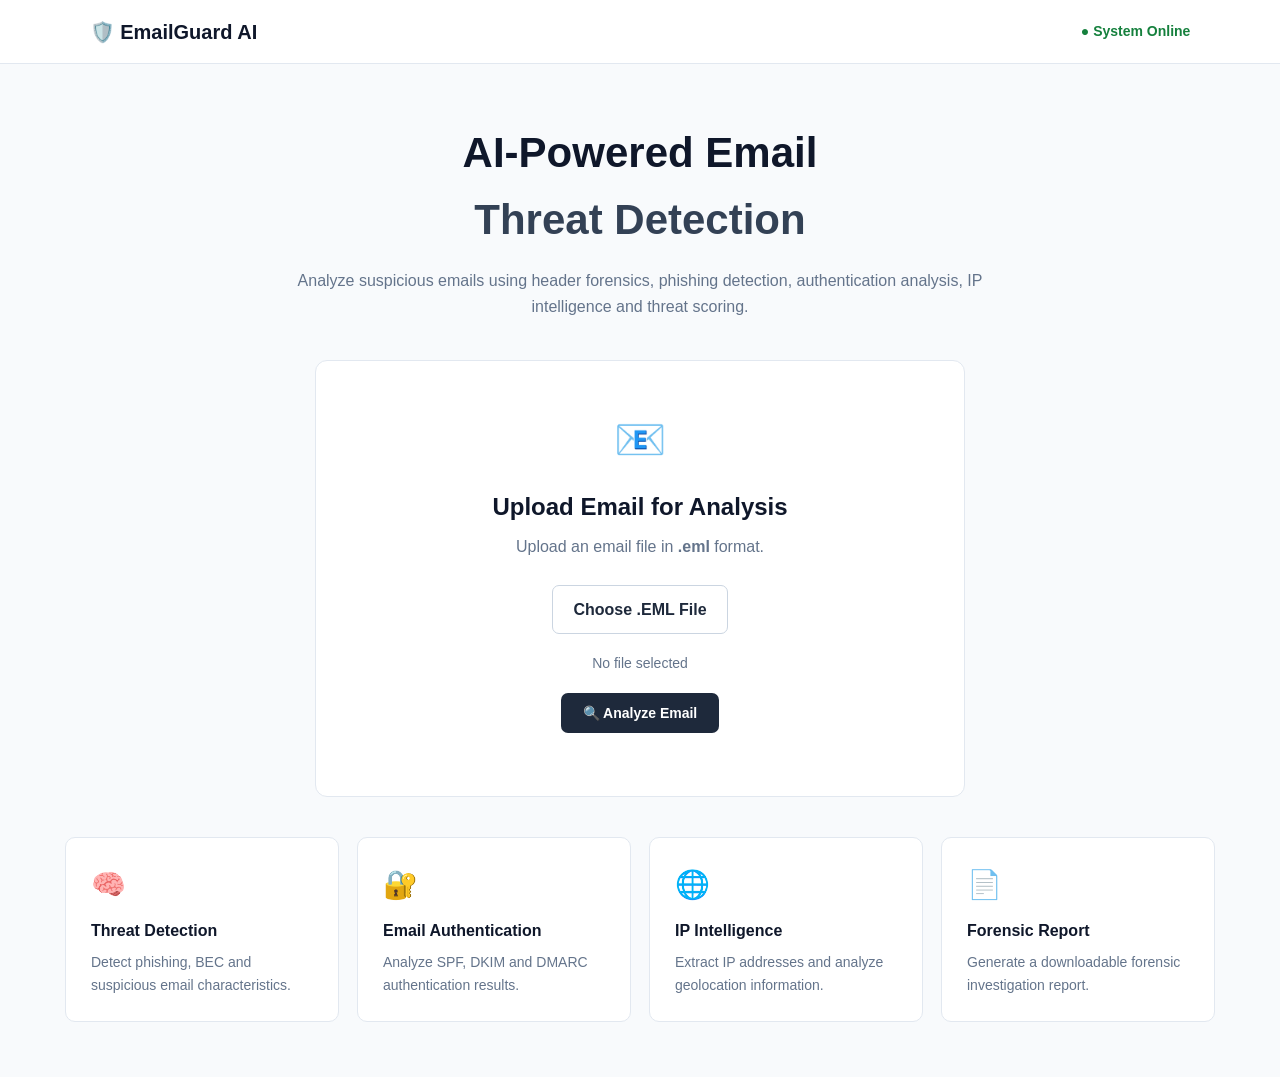
<file: index.html>
<!DOCTYPE html>
<html lang="en">

<head>

    <meta charset="UTF-8">

    <meta
        name="viewport"
        content="width=device-width, initial-scale=1.0"
    >

    <title>
        EmailGuard AI - Email Threat Detection
    </title>

    <link
        rel="stylesheet"
        href="style.css"
    >

</head>

<body>

<nav class="navbar">

    <div class="logo">
        🛡️ EmailGuard AI
    </div>

    <div class="status">
        ● System Online
    </div>

</nav>


<main class="upload-container">

    <section class="hero">

        <h1>
            AI-Powered Email
            <span>
                Threat Detection
            </span>
        </h1>

        <p>
            Analyze suspicious emails using header forensics,
            phishing detection, authentication analysis,
            IP intelligence and threat scoring.
        </p>

    </section>


    <section class="upload-panel">

        <div class="upload-icon">
            📧
        </div>

        <h2>
            Upload Email for Analysis
        </h2>

        <p>
            Upload an email file in
            <strong>.eml</strong>
            format.
        </p>

        <input
            type="file"
            id="emailFile"
            accept=".eml,message/rfc822"
            hidden
        >

        <label
            for="emailFile"
            class="upload-btn"
        >
            Choose .EML File
        </label>

        <div
            id="fileName"
            class="file-name"
        >
            No file selected
        </div>

        <button
            id="analyzeBtn"
            class="primary-btn"
            type="button"
        >
            🔍 Analyze Email
        </button>

        <div
            id="statusMessage"
            class="status-message"
        ></div>

    </section>


    <section class="features">

        <div class="feature-card">

            <div class="feature-icon">
                🧠
            </div>

            <h3>
                Threat Detection
            </h3>

            <p>
                Detect phishing, BEC and suspicious
                email characteristics.
            </p>

        </div>


        <div class="feature-card">

            <div class="feature-icon">
                🔐
            </div>

            <h3>
                Email Authentication
            </h3>

            <p>
                Analyze SPF, DKIM and DMARC
                authentication results.
            </p>

        </div>


        <div class="feature-card">

            <div class="feature-icon">
                🌐
            </div>

            <h3>
                IP Intelligence
            </h3>

            <p>
                Extract IP addresses and analyze
                geolocation information.
            </p>

        </div>


        <div class="feature-card">

            <div class="feature-icon">
                📄
            </div>

            <h3>
                Forensic Report
            </h3>

            <p>
                Generate a downloadable forensic
                investigation report.
            </p>

        </div>

    </section>

</main>


<script>

const API_BASE_URL =
    "https://emailguard-backend-kln0.onrender.com";


const emailFileInput =
    document.getElementById(
        "emailFile"
    );

const fileName =
    document.getElementById(
        "fileName"
    );

const analyzeBtn =
    document.getElementById(
        "analyzeBtn"
    );

const statusMessage =
    document.getElementById(
        "statusMessage"
    );


emailFileInput.addEventListener(
    "change",
    function () {

        const file =
            emailFileInput.files[0];

        if (!file) {

            fileName.textContent =
                "No file selected";

            return;
        }

        if (
            !file.name
                .toLowerCase()
                .endsWith(".eml")
        ) {

            alert(
                "Only .eml files are supported."
            );

            emailFileInput.value =
                "";

            fileName.textContent =
                "No file selected";

            return;
        }

        fileName.textContent =
            file.name;
    }
);


analyzeBtn.addEventListener(
    "click",
    analyzeEmail
);


async function analyzeEmail() {

    const file =
        emailFileInput.files[0];

    if (!file) {

        alert(
            "Please select an .eml file first."
        );

        return;
    }

    try {

        analyzeBtn.disabled =
            true;

        analyzeBtn.innerText =
            "⏳ Analyzing Email...";

        statusMessage.textContent =
            "Uploading email to EmailGuard AI...";

        const formData =
            new FormData();

        formData.append(
            "file",
            file
        );

        statusMessage.textContent =
            "🔍 Running threat analysis...";

        const response =
            await fetch(
                `${API_BASE_URL}/analyze-email`,
                {
                    method: "POST",
                    body: formData
                }
            );

        if (!response.ok) {

            let message =
                "Email analysis failed.";

            try {

                const errorData =
                    await response.json();

                message =
                    errorData.detail ||
                    message;

            }
            catch (e) {}

            throw new Error(
                message
            );
        }

        const result =
            await response.json();

        localStorage.setItem(
            "emailAnalysis",
            JSON.stringify(result)
        );

        const base64File =
            await fileToBase64(
                file
            );

        localStorage.setItem(
            "emailFile",
            base64File
        );

        localStorage.setItem(
            "emailFileName",
            file.name
        );

        statusMessage.textContent =
            "✅ Analysis completed successfully.";

        analyzeBtn.innerText =
            "✅ Analysis Complete";

        setTimeout(
            function () {

                window.location.href =
                    "dashboard.html";

            },
            700
        );

    }
    catch (error) {

        console.error(
            error
        );

        statusMessage.textContent =
            "❌ Analysis failed.";

        alert(
            "Email analysis failed:\n\n"
            + error.message
        );

        analyzeBtn.disabled =
            false;

        analyzeBtn.innerText =
            "🔍 Analyze Email";
    }
}


function fileToBase64(file) {

    return new Promise(
        function (
            resolve,
            reject
        ) {

            const reader =
                new FileReader();

            reader.onload =
                function () {

                    resolve(
                        reader.result
                    );
                };

            reader.onerror =
                reject;

            reader.readAsDataURL(
                file
            );
        }
    );
}


async function checkBackend() {

    try {

        const response =
            await fetch(
                `${API_BASE_URL}/health`
            );

        if (response.ok) {

            console.log(
                "EmailGuard backend is online."
            );
        }

    }
    catch (error) {

        console.warn(
            "Backend is not reachable."
        );
    }
}


checkBackend();

</script>

</body>
</html>
</file>
<file: style.css>
* {
    box-sizing: border-box;
    margin: 0;
    padding: 0;
}

body {
    font-family: Arial, Helvetica, sans-serif;
    background: #f8fafc;
    color: #1e293b;
    line-height: 1.6;
}

.navbar {
    height: 64px;
    background: #ffffff;
    border-bottom: 1px solid #e2e8f0;
    display: flex;
    align-items: center;
    justify-content: space-between;
    padding: 0 7%;
}

.logo {
    font-size: 20px;
    font-weight: 700;
    color: #0f172a;
}

.status {
    color: #15803d;
    font-size: 14px;
    font-weight: 600;
}

.upload-container,
.dashboard {
    width: 90%;
    max-width: 1150px;
    margin: 0 auto;
    padding: 55px 0;
}

.hero {
    text-align: center;
    margin-bottom: 40px;
}

.hero h1 {
    font-size: 42px;
    color: #0f172a;
    margin-bottom: 15px;
}

.hero h1 span {
    display: block;
    color: #334155;
}

.hero p {
    max-width: 720px;
    margin: auto;
    color: #64748b;
}

.upload-panel {
    background: #ffffff;
    border: 1px solid #e2e8f0;
    border-radius: 12px;
    padding: 45px;
    text-align: center;
    max-width: 650px;
    margin: auto;
}

.upload-icon {
    font-size: 42px;
    margin-bottom: 15px;
}

.upload-panel h2 {
    color: #0f172a;
    margin-bottom: 8px;
}

.upload-panel p {
    color: #64748b;
    margin-bottom: 25px;
}

.upload-btn {
    display: inline-block;
    padding: 11px 20px;
    border: 1px solid #cbd5e1;
    border-radius: 7px;
    background: #ffffff;
    color: #1e293b;
    cursor: pointer;
    font-weight: 600;
}

.upload-btn:hover {
    background: #f1f5f9;
}

.file-name {
    margin: 18px 0;
    color: #64748b;
    font-size: 14px;
}

.primary-btn,
.secondary-btn {
    border: none;
    border-radius: 7px;
    padding: 12px 22px;
    cursor: pointer;
    font-size: 14px;
    font-weight: 600;
}

.primary-btn {
    background: #1e293b;
    color: #ffffff;
}

.primary-btn:hover {
    background: #334155;
}

.primary-btn:disabled,
.secondary-btn:disabled {
    opacity: 0.6;
    cursor: not-allowed;
}

.secondary-btn {
    background: #1e293b;
    color: white;
}

.status-message {
    margin-top: 18px;
    font-size: 14px;
    color: #475569;
}

.features {
    display: grid;
    grid-template-columns: repeat(4, 1fr);
    gap: 18px;
    margin-top: 40px;
}

.feature-card {
    background: #ffffff;
    border: 1px solid #e2e8f0;
    border-radius: 10px;
    padding: 25px;
}

.feature-icon {
    font-size: 28px;
    margin-bottom: 10px;
}

.feature-card h3 {
    color: #0f172a;
    font-size: 16px;
    margin-bottom: 8px;
}

.feature-card p {
    color: #64748b;
    font-size: 14px;
}

.dashboard {
    padding-top: 35px;
}

.dashboard-header {
    display: flex;
    justify-content: space-between;
    align-items: center;
    margin-bottom: 30px;
}

.dashboard-header h1 {
    color: #0f172a;
    font-size: 30px;
}

.dashboard-header p {
    color: #64748b;
}

.cards {
    display: grid;
    grid-template-columns: repeat(4, 1fr);
    gap: 18px;
    margin-bottom: 22px;
}

.card,
.panel {
    background: #ffffff;
    border: 1px solid #e2e8f0;
    border-radius: 10px;
}

.card {
    padding: 22px;
}

.card h3 {
    font-size: 14px;
    color: #64748b;
    margin-bottom: 12px;
}

.card p {
    color: #64748b;
    font-size: 13px;
}

.score {
    font-size: 30px;
    font-weight: 700;
    color: #0f172a;
    margin-bottom: 5px;
}

.value {
    font-size: 17px;
    font-weight: 700;
    color: #0f172a;
    min-height: 48px;
}

.warning {
    color: #b45309 !important;
}

.danger {
    color: #b91c1c !important;
}

.two-column {
    display: grid;
    grid-template-columns: 1fr 1fr;
    gap: 20px;
    margin-bottom: 20px;
}

.panel {
    padding: 25px;
    margin-bottom: 20px;
}

.panel h2 {
    font-size: 18px;
    color: #0f172a;
    margin-bottom: 20px;
}

.info-row,
.auth-row {
    display: flex;
    justify-content: space-between;
    gap: 20px;
    padding: 11px 0;
    border-bottom: 1px solid #f1f5f9;
    font-size: 14px;
}

.info-row strong {
    color: #475569;
    min-width: 120px;
}

.info-row span {
    text-align: right;
    word-break: break-word;
    color: #1e293b;
}

.auth-row span {
    color: #475569;
}

.auth-row strong {
    color: #15803d;
}

.auth-row strong.fail {
    color: #b91c1c;
}

.indicator {
    background: #fff7ed;
    border: 1px solid #fed7aa;
    padding: 12px 15px;
    border-radius: 7px;
    margin-bottom: 9px;
    color: #9a3412;
    font-size: 14px;
}

.indicator.safe {
    background: #f0fdf4;
    border-color: #bbf7d0;
    color: #166534;
}

.route {
    display: flex;
    align-items: center;
    justify-content: center;
    gap: 12px;
    flex-wrap: wrap;
}

.route-node {
    min-width: 130px;
    padding: 15px;
    border: 1px solid #cbd5e1;
    border-radius: 8px;
    text-align: center;
    background: #f8fafc;
}

.route-node strong,
.route-node span {
    display: block;
}

.route-node span {
    font-size: 12px;
    color: #64748b;
    word-break: break-word;
}

.arrow {
    color: #64748b;
    font-size: 20px;
}

.simple-graph {
    display: flex;
    flex-direction: column;
    align-items: center;
    gap: 8px;
}

.simple-graph div {
    width: 85%;
    padding: 10px;
    text-align: center;
    border: 1px solid #cbd5e1;
    border-radius: 7px;
    background: #f8fafc;
}

.simple-graph span {
    color: #64748b;
}

.summary {
    color: #475569;
    line-height: 1.8;
}

.blockchain {
    background: #f8fafc;
    border: 1px solid #e2e8f0;
    padding: 20px;
    border-radius: 8px;
}

.blockchain > div {
    margin-bottom: 10px;
    word-break: break-word;
}

.verified {
    color: #15803d;
    font-weight: 700;
}

@media (max-width: 900px) {

    .features,
    .cards {
        grid-template-columns: repeat(2, 1fr);
    }

}

@media (max-width: 650px) {

    .navbar {
        padding: 0 20px;
    }

    .logo {
        font-size: 16px;
    }

    .upload-container,
    .dashboard {
        width: 92%;
        padding: 30px 0;
    }

    .hero h1 {
        font-size: 32px;
    }

    .features,
    .cards,
    .two-column {
        grid-template-columns: 1fr;
    }

    .dashboard-header {
        flex-direction: column;
        align-items: flex-start;
        gap: 15px;
    }

    .upload-panel {
        padding: 30px 20px;
    }

    .route {
        flex-direction: column;
    }

    .arrow {
        transform: rotate(90deg);
    }

}
</file>
